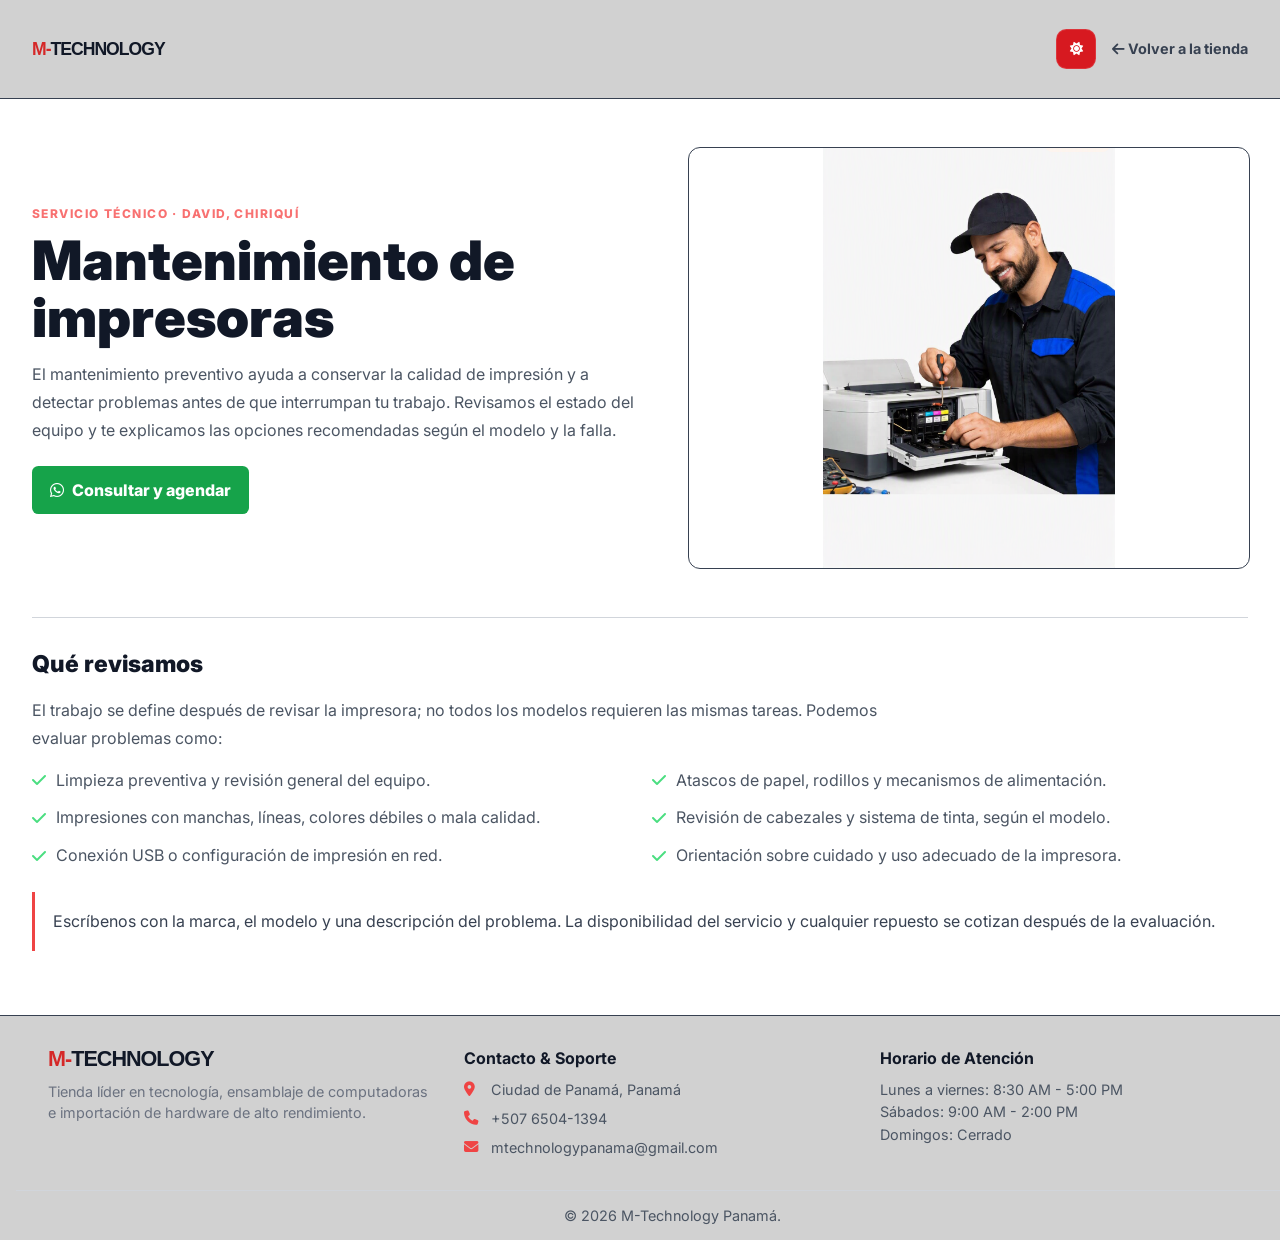
<file: mantenimiento-impresoras.html>
<!DOCTYPE html>
<html lang="es">
<head>
    <meta charset="UTF-8">
    <meta name="viewport" content="width=device-width, initial-scale=1.0">
    <meta name="description" content="Mantenimiento preventivo y diagnóstico de impresoras en David, Chiriquí. Consulta con M-Technology.">
    <title>Mantenimiento de impresoras | M-Technology</title>
    <link rel="icon" href="assets/logo-mark.png">
    <link rel="stylesheet" href="style.css">
    <link rel="stylesheet" href="service-pages.css">
    <link rel="stylesheet" href="https://cdnjs.cloudflare.com/ajax/libs/font-awesome/6.4.0/css/all.min.css">
    <script src="theme.js" defer></script>
</head>
<body class="service-site light-theme">
    <header class="service-header">
        <a href="index.html" aria-label="M-Technology, ir al inicio"><span class="brand-wordmark"><span class="brand-mark">M-</span>TECHNOLOGY</span></a>
        <button class="theme-toggle service-theme-toggle" data-theme-toggle type="button" onclick="toggleTheme()" aria-label="Cambiar a modo oscuro" aria-pressed="true" title="Cambiar a modo oscuro"><i class="fa-solid fa-sun" aria-hidden="true"></i></button>
        <a class="service-home-link" href="index.html"><i class="fa-solid fa-arrow-left"></i> Volver a la tienda</a>
    </header>
    <main class="service-main">
        <section class="service-hero">
            <div class="service-intro">
                <span class="service-eyebrow">Servicio técnico · David, Chiriquí</span>
                <h1>Mantenimiento de impresoras</h1>
                <p>El mantenimiento preventivo ayuda a conservar la calidad de impresión y a detectar problemas antes de que interrumpan tu trabajo. Revisamos el estado del equipo y te explicamos las opciones recomendadas según el modelo y la falla.</p>
                <a class="service-cta" href="https://wa.me/50765041394?text=Hola%2C%20quiero%20agendar%20mantenimiento%20para%20mi%20impresora" target="_blank" rel="noopener"><i class="fa-brands fa-whatsapp"></i> Consultar y agendar</a>
            </div>
            <img class="service-hero-image service-hero-image-full" src="assets/tec2.png" alt="Revisión técnica de una impresora" fetchpriority="high">
        </section>
        <section class="service-detail">
            <h2>Qué revisamos</h2>
            <p>El trabajo se define después de revisar la impresora; no todos los modelos requieren las mismas tareas. Podemos evaluar problemas como:</p>
            <ul class="service-list">
                <li><i class="fa-solid fa-check"></i><span>Limpieza preventiva y revisión general del equipo.</span></li>
                <li><i class="fa-solid fa-check"></i><span>Atascos de papel, rodillos y mecanismos de alimentación.</span></li>
                <li><i class="fa-solid fa-check"></i><span>Impresiones con manchas, líneas, colores débiles o mala calidad.</span></li>
                <li><i class="fa-solid fa-check"></i><span>Revisión de cabezales y sistema de tinta, según el modelo.</span></li>
                <li><i class="fa-solid fa-check"></i><span>Conexión USB o configuración de impresión en red.</span></li>
                <li><i class="fa-solid fa-check"></i><span>Orientación sobre cuidado y uso adecuado de la impresora.</span></li>
            </ul>
            <div class="service-note">Escríbenos con la marca, el modelo y una descripción del problema. La disponibilidad del servicio y cualquier repuesto se cotizan después de la evaluación.</div>
        </section>
    </main>
    <footer class="service-footer" aria-label="Información de M-Technology">
        <div class="service-footer-grid">
            <div class="service-footer-brand">
                <a href="index.html" aria-label="M-Technology, ir al inicio"><span class="brand-wordmark"><span class="brand-mark">M-</span>TECHNOLOGY</span></a>
                <p>Tienda líder en tecnología, ensamblaje de computadoras e importación de hardware de alto rendimiento.</p>
            </div>
            <section class="service-footer-section">
                <h2>Contacto &amp; Soporte</h2>
                <ul class="service-footer-list">
                    <li><i class="fa-solid fa-location-dot" aria-hidden="true"></i><span>Ciudad de Panamá, Panamá</span></li>
                    <li><i class="fa-solid fa-phone" aria-hidden="true"></i><a href="tel:+50765041394">+507 6504-1394</a></li>
                    <li><i class="fa-solid fa-envelope" aria-hidden="true"></i><a href="mailto:mtechnologypanama@gmail.com">mtechnologypanama@gmail.com</a></li>
                </ul>
            </section>
            <section class="service-footer-section">
                <h2>Horario de Atención</h2>
                <p>Lunes a viernes: 8:30 AM - 5:00 PM<br>Sábados: 9:00 AM - 2:00 PM<br>Domingos: Cerrado</p>
            </section>
        </div>
        <div class="service-footer-copy">&copy; 2026 M-Technology Panamá.</div>
    </footer>
</body>
</html>
</file>
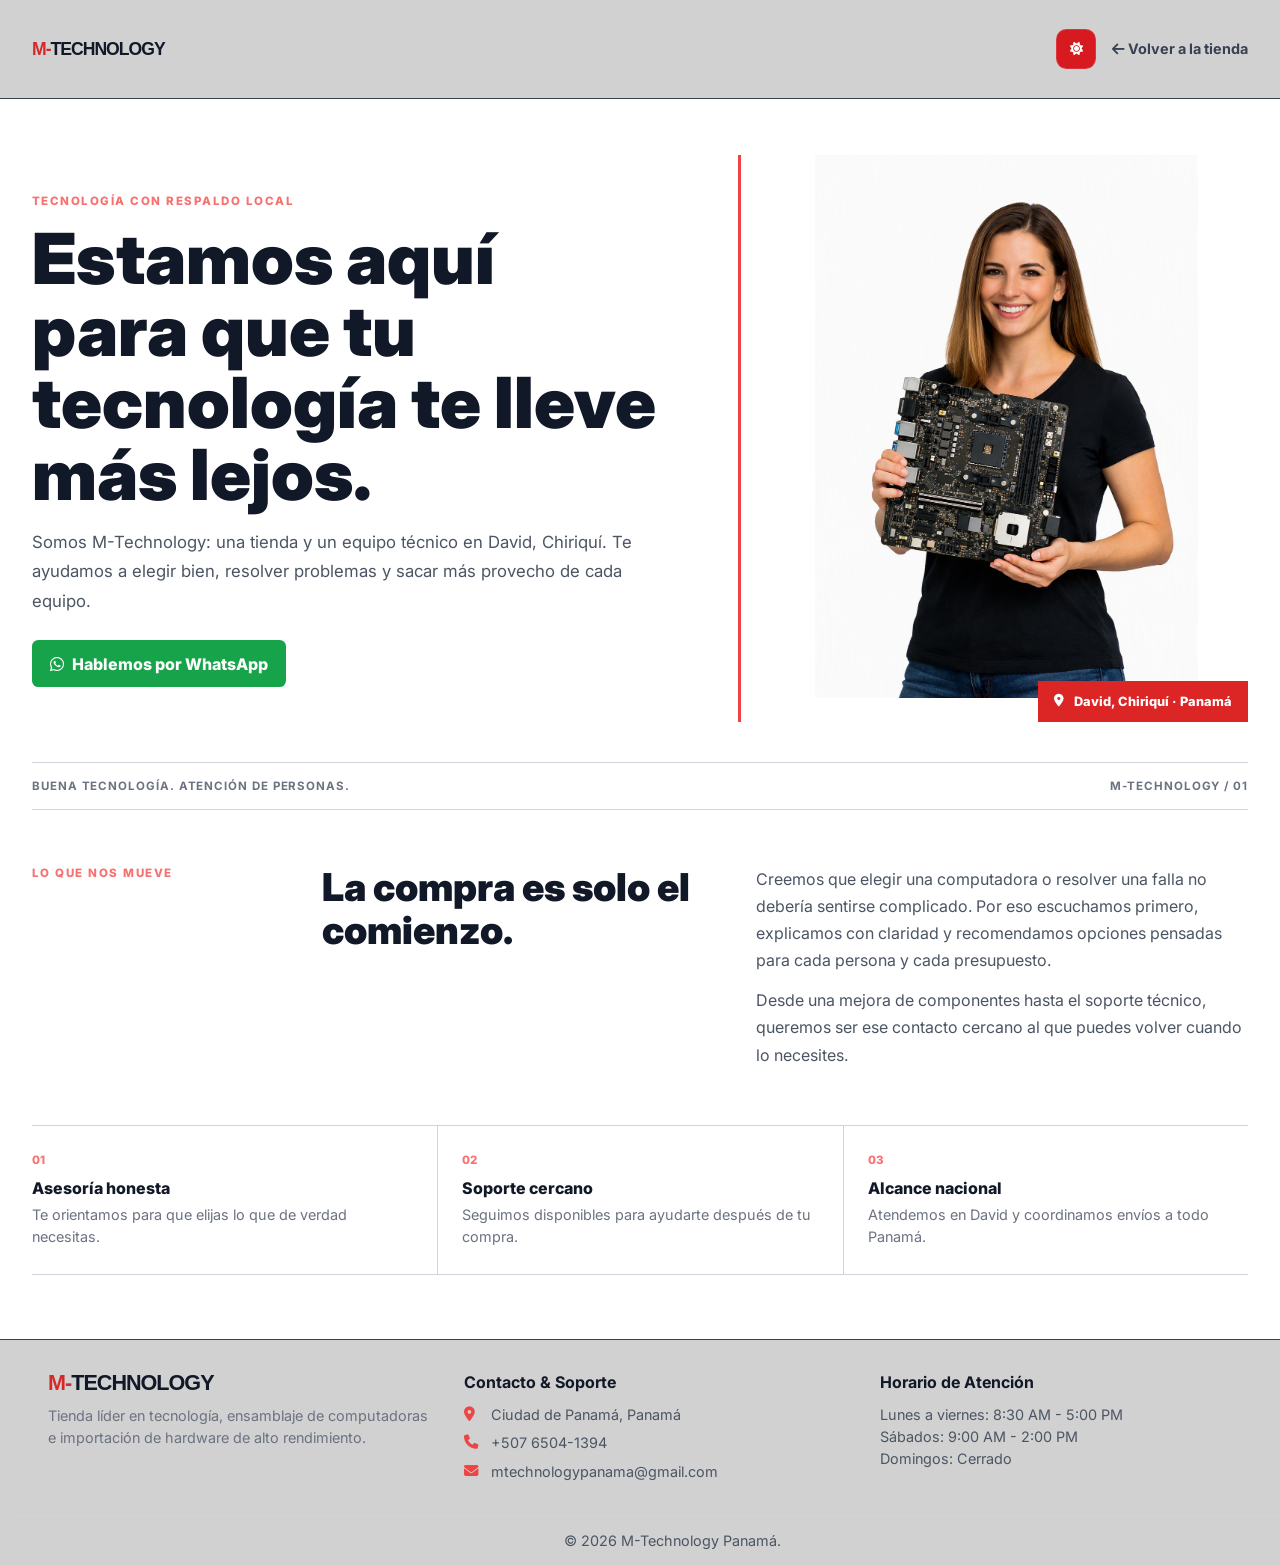
<file: quienes-somos.html>
<!DOCTYPE html>
<html lang="es">
<head>
    <meta charset="UTF-8">
    <meta name="viewport" content="width=device-width, initial-scale=1.0">
    <meta name="description" content="Conoce M-Technology, tienda de tecnología y servicio técnico en David, Chiriquí, Panamá.">
    <title>Quiénes somos | M-Technology</title>
    <link rel="icon" href="assets/logo-mark.png">
    <link rel="stylesheet" href="style.css">
    <link rel="stylesheet" href="service-pages.css">
    <link rel="stylesheet" href="https://cdnjs.cloudflare.com/ajax/libs/font-awesome/6.4.0/css/all.min.css">
    <script src="theme.js" defer></script>
</head>
<body class="service-site light-theme">
    <header class="service-header">
        <a href="index.html" aria-label="M-Technology, ir al inicio"><span class="brand-wordmark"><span class="brand-mark">M-</span>TECHNOLOGY</span></a>
        <button class="theme-toggle service-theme-toggle" data-theme-toggle type="button" onclick="toggleTheme()" aria-label="Cambiar a modo oscuro" aria-pressed="true" title="Cambiar a modo oscuro"><i class="fa-solid fa-sun" aria-hidden="true"></i></button>
        <a class="service-home-link" href="index.html"><i class="fa-solid fa-arrow-left"></i> Volver a la tienda</a>
    </header>
    <main class="service-main about-main">
        <section class="about-hero" aria-labelledby="aboutTitle">
            <div class="about-hero-copy">
                <span class="about-kicker">Tecnología con respaldo local</span>
                <h1 id="aboutTitle">Estamos aquí para que tu tecnología te lleve más lejos.</h1>
                <p>Somos M-Technology: una tienda y un equipo técnico en David, Chiriquí. Te ayudamos a elegir bien, resolver problemas y sacar más provecho de cada equipo.</p>
                <a class="about-cta" href="https://wa.me/50765041394?text=Hola%2C%20quiero%20conocer%20m%C3%A1s%20sobre%20M-Technology" target="_blank" rel="noopener"><i class="fa-brands fa-whatsapp" aria-hidden="true"></i> Hablemos por WhatsApp</a>
            </div>
            <figure class="about-hero-visual">
                <img src="assets/tec1.png" alt="Tecnología y equipo de M-Technology" fetchpriority="high">
                <figcaption><i class="fa-solid fa-location-dot" aria-hidden="true"></i> David, Chiriquí · Panamá</figcaption>
            </figure>
        </section>
        <div class="about-divider"><span>Buena tecnología. Atención de personas.</span><span>M-TECHNOLOGY / 01</span></div>
        <section class="about-story" aria-labelledby="aboutStoryTitle">
            <span class="about-section-label">LO QUE NOS MUEVE</span>
            <div class="about-story-heading"><h2 id="aboutStoryTitle">La compra es solo el comienzo.</h2></div>
            <div class="about-story-copy">
                <p>Creemos que elegir una computadora o resolver una falla no debería sentirse complicado. Por eso escuchamos primero, explicamos con claridad y recomendamos opciones pensadas para cada persona y cada presupuesto.</p>
                <p>Desde una mejora de componentes hasta el soporte técnico, queremos ser ese contacto cercano al que puedes volver cuando lo necesites.</p>
            </div>
        </section>
        <section class="about-pillars" aria-label="Lo que puedes esperar de M-Technology">
            <article><span>01</span><h3>Asesoría honesta</h3><p>Te orientamos para que elijas lo que de verdad necesitas.</p></article>
            <article><span>02</span><h3>Soporte cercano</h3><p>Seguimos disponibles para ayudarte después de tu compra.</p></article>
            <article><span>03</span><h3>Alcance nacional</h3><p>Atendemos en David y coordinamos envíos a todo Panamá.</p></article>
        </section>
    </main>
    <footer class="service-footer" aria-label="Información de M-Technology">
        <div class="service-footer-grid">
            <div class="service-footer-brand">
                <a href="index.html" aria-label="M-Technology, ir al inicio"><span class="brand-wordmark"><span class="brand-mark">M-</span>TECHNOLOGY</span></a>
                <p>Tienda líder en tecnología, ensamblaje de computadoras e importación de hardware de alto rendimiento.</p>
            </div>
            <section class="service-footer-section">
                <h2>Contacto &amp; Soporte</h2>
                <ul class="service-footer-list">
                    <li><i class="fa-solid fa-location-dot" aria-hidden="true"></i><span>Ciudad de Panamá, Panamá</span></li>
                    <li><i class="fa-solid fa-phone" aria-hidden="true"></i><a href="tel:+50765041394">+507 6504-1394</a></li>
                    <li><i class="fa-solid fa-envelope" aria-hidden="true"></i><a href="mailto:mtechnologypanama@gmail.com">mtechnologypanama@gmail.com</a></li>
                </ul>
            </section>
            <section class="service-footer-section">
                <h2>Horario de Atención</h2>
                <p>Lunes a viernes: 8:30 AM - 5:00 PM<br>Sábados: 9:00 AM - 2:00 PM<br>Domingos: Cerrado</p>
            </section>
        </div>
        <div class="service-footer-copy">&copy; 2026 M-Technology Panamá.</div>
    </footer>
</body>
</html>
</file>
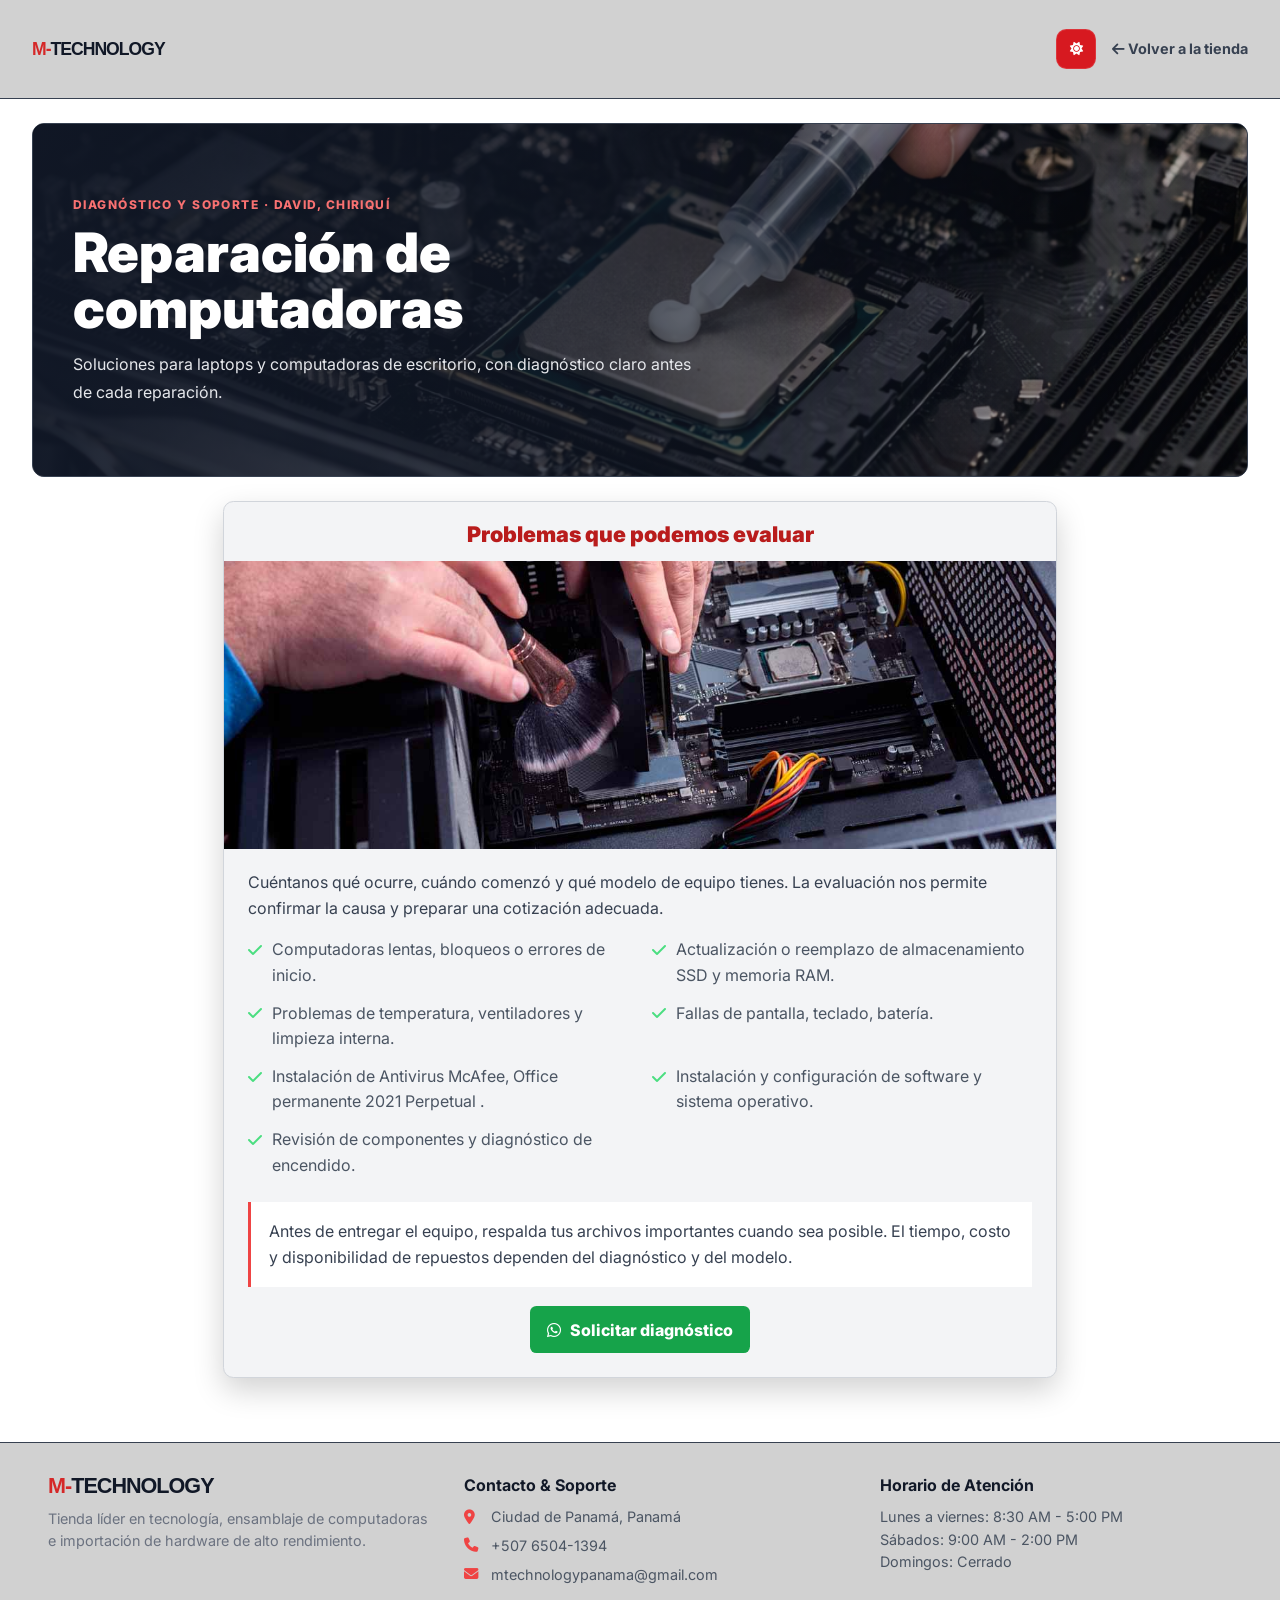
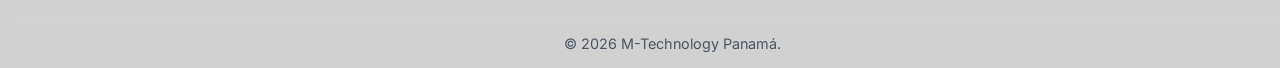
<file: reparacion-computadoras.html>
<!DOCTYPE html>
<html lang="es">
<head>
    <meta charset="UTF-8">
    <meta name="viewport" content="width=device-width, initial-scale=1.0">
    <meta name="description" content="Diagnóstico y reparación de computadoras y laptops en David, Chiriquí. Contacta a M-Technology.">
    <title>Reparación de computadoras | M-Technology</title>
    <link rel="icon" href="assets/logo-mark.png">
    <link rel="stylesheet" href="style.css">
    <link rel="stylesheet" href="service-pages.css">
    <link rel="stylesheet" href="https://cdnjs.cloudflare.com/ajax/libs/font-awesome/6.4.0/css/all.min.css">
    <script src="theme.js" defer></script>
</head>
<body class="service-site light-theme">
    <header class="service-header">
        <a href="index.html" aria-label="M-Technology, ir al inicio"><span class="brand-wordmark"><span class="brand-mark">M-</span>TECHNOLOGY</span></a>
        <button class="theme-toggle service-theme-toggle" data-theme-toggle type="button" onclick="toggleTheme()" aria-label="Cambiar a modo oscuro" aria-pressed="true" title="Cambiar a modo oscuro"><i class="fa-solid fa-sun" aria-hidden="true"></i></button>
        <a class="service-home-link" href="index.html"><i class="fa-solid fa-arrow-left"></i> Volver a la tienda</a>
    </header>
    <main class="service-main repair-main">
        <section class="repair-banner" aria-labelledby="repairTitle">
            <img class="repair-banner-image" src="assets/repa.png" alt="" fetchpriority="high">
            <div class="repair-banner-shade"></div>
            <div class="repair-banner-copy">
                <span class="service-eyebrow">Diagnóstico y soporte · David, Chiriquí</span>
                <h1 id="repairTitle">Reparación de computadoras</h1>
                <p>Soluciones para laptops y computadoras de escritorio, con diagnóstico claro antes de cada reparación.</p>
            </div>
        </section>
        <section class="repair-service-card" aria-labelledby="repairServicesTitle">
            <h2 id="repairServicesTitle">Problemas que podemos evaluar</h2>
            <img class="repair-service-image" src="assets/ordenador.jpg" alt="Revisión técnica de una computadora" loading="lazy">
            <div class="repair-service-body">
                <p>Cuéntanos qué ocurre, cuándo comenzó y qué modelo de equipo tienes. La evaluación nos permite confirmar la causa y preparar una cotización adecuada.</p>
                <ul class="service-list">
                    <li><i class="fa-solid fa-check"></i><span>Computadoras lentas, bloqueos o errores de inicio.</span></li>
                    <li><i class="fa-solid fa-check"></i><span>Actualización o reemplazo de almacenamiento SSD y memoria RAM.</span></li>
                    <li><i class="fa-solid fa-check"></i><span>Problemas de temperatura, ventiladores y limpieza interna.</span></li>
                    <li><i class="fa-solid fa-check"></i><span>Fallas de pantalla, teclado, batería.</span></li>
                    <li><i class="fa-solid fa-check"></i><span>Instalación de Antivirus McAfee, Office permanente 2021 Perpetual .</span></li>
                    <li><i class="fa-solid fa-check"></i><span>Instalación y configuración de software y sistema operativo.</span></li>
                    <li><i class="fa-solid fa-check"></i><span>Revisión de componentes y diagnóstico de encendido.</span></li>
                </ul>
                <div class="service-note">Antes de entregar el equipo, respalda tus archivos importantes cuando sea posible. El tiempo, costo y disponibilidad de repuestos dependen del diagnóstico y del modelo.</div>
                <a class="service-cta" href="https://wa.me/50765041394?text=Hola%2C%20necesito%20ayuda%20con%20la%20reparaci%C3%B3n%20de%20una%20computadora" target="_blank" rel="noopener"><i class="fa-brands fa-whatsapp"></i> Solicitar diagnóstico</a>
            </div>
        </section>
    </main>
    <footer class="service-footer" aria-label="Información de M-Technology">
        <div class="service-footer-grid">
            <div class="service-footer-brand">
                <a href="index.html" aria-label="M-Technology, ir al inicio"><span class="brand-wordmark"><span class="brand-mark">M-</span>TECHNOLOGY</span></a>
                <p>Tienda líder en tecnología, ensamblaje de computadoras e importación de hardware de alto rendimiento.</p>
            </div>
            <section class="service-footer-section">
                <h2>Contacto &amp; Soporte</h2>
                <ul class="service-footer-list">
                    <li><i class="fa-solid fa-location-dot" aria-hidden="true"></i><span>Ciudad de Panamá, Panamá</span></li>
                    <li><i class="fa-solid fa-phone" aria-hidden="true"></i><a href="tel:+50765041394">+507 6504-1394</a></li>
                    <li><i class="fa-solid fa-envelope" aria-hidden="true"></i><a href="mailto:mtechnologypanama@gmail.com">mtechnologypanama@gmail.com</a></li>
                </ul>
            </section>
            <section class="service-footer-section">
                <h2>Horario de Atención</h2>
                <p>Lunes a viernes: 8:30 AM - 5:00 PM<br>Sábados: 9:00 AM - 2:00 PM<br>Domingos: Cerrado</p>
            </section>
        </div>
        <div class="service-footer-copy">&copy; 2026 M-Technology Panamá.</div>
    </footer>
</body>
</html>
</file>
<file: style.css>
@import url('https://fonts.googleapis.com/css2?family=Inter:wght@300;400;500;600;700&display=swap');
        body { font-family: 'Inter', sans-serif; }
  :root { --brand-red: #d71920; --brand-red-light: #ef4444; --brand-black: #09090b; --brand-charcoal: #18181b; --brand-line: #343438; }
  .theme-toggle { display: grid; width: 2.5rem; height: 2.5rem; flex: none; place-items: center; border: 1px solid rgba(255,255,255,.12); border-radius: .65rem; color: #fff; background: var(--brand-red); cursor: pointer; transition: filter .2s ease, transform .2s ease; }
  .theme-toggle:hover { filter: brightness(1.12); transform: translateY(-1px); }
  body.light-theme, body.light-theme.bg-gray-900 { background-color: #fff !important; color: #1f1f22 !important; }
  body.light-theme .bg-gray-900 { background-color: #fff !important; }
  body.light-theme .bg-gray-800 { background-color: rgba(0, 0, 0, .18) !important; }
  body.light-theme .laptop-card { background-color: #fff !important; }
  body.light-theme .quote-modal-panel { color:#18181b; background:#fff !important; border-color:#d4d4d8 !important; box-shadow:0 24px 70px rgba(0,0,0,.28); }
  body.light-theme .quote-modal-panel .text-white { color:#090909 !important; }
  body.light-theme .quote-modal-panel label { color:#52525b !important; }
  body.light-theme .quote-modal-panel button[onclick="toggleQuoteModal()"] { color:#52525b !important; }
  body.light-theme .quote-modal-panel input, body.light-theme .quote-modal-panel textarea { color:#18181b !important; background:#fff !important; border-color:#d4d4d8 !important; }
  .quote-success-overlay { position:fixed; inset:0; z-index:60; display:flex; align-items:center; justify-content:center; overflow-y:auto; padding:1rem; background:rgba(9,9,11,.72); backdrop-filter:blur(5px); }
  .quote-success-overlay[hidden] { display:none; }
  .quote-success-panel { position:relative; width:min(100%,27rem); max-height:calc(100dvh - 2rem); overflow-y:auto; padding:2rem 1.5rem 1.5rem; border:1px solid #e4e4e7; border-radius:.8rem; color:#18181b; background:#fff; box-shadow:0 24px 70px rgba(0,0,0,.3); text-align:center; animation:quoteSuccessPanelPop .45s cubic-bezier(.2,.8,.25,1.2) both; }
  .quote-success-close { position:absolute; top:.65rem; right:.8rem; width:2rem; height:2rem; border:0; color:#71717a; background:transparent; font-size:1.6rem; line-height:1; cursor:pointer; }
  .quote-success-icon { display:grid; width:4.25rem; height:4.25rem; place-items:center; margin:0 auto 1rem; border-radius:50%; color:#fff; background:#16a34a; font-size:1.8rem; animation:quoteSuccessCheckPop .7s cubic-bezier(.2,.8,.25,1.35) .08s both; }
  .quote-success-panel h2 { margin:0; color:#18181b; font-size:1.4rem; line-height:1.25; font-weight:800; }
  .quote-success-panel p { margin:.65rem 0 1.35rem; color:#52525b; font-size:.95rem; line-height:1.55; }
  .quote-success-button { width:100%; min-height:2.8rem; padding:.7rem 1rem; border:0; border-radius:.45rem; color:#fff; background:var(--brand-red); font-weight:800; cursor:pointer; }
  .quote-success-button:hover { background:#b31319; }
  body.light-theme .cart-modal-panel { color:#18181b; background:#fff !important; border-color:#d4d4d8 !important; }
  body.light-theme .cart-modal-panel .text-white:not([class*="bg-"]) { color:#18181b !important; }
  body.light-theme .cart-modal-panel .border-gray-700 { border-color:#e4e4e7 !important; }
  body.light-theme .cart-modal-panel button[onclick="toggleCartModal()"] { color:#52525b !important; }
  .cart-modal-panel { width:min(28rem,calc(100vw - 3rem)); min-width:0; height:100vh; height:100dvh; max-height:100dvh; margin-left:auto; padding:1.5rem; overflow:hidden; border-radius:.85rem 0 0 .85rem; }
  body.light-theme .bg-gray-700 { background-color: #e5e7eb !important; }
  body.light-theme [class~="bg-gray-800/80"] { background-color: rgba(255,255,255,.92) !important; }
  body.light-theme [class~="bg-gray-700/50"] { background-color: #f8fafc !important; }
  body.light-theme .border-gray-700, body.light-theme .border-gray-600 { border-color: #d1d5db !important; }
  body.light-theme .text-gray-100, body.light-theme .text-gray-200, body.light-theme .text-gray-300, body.light-theme .text-gray-400 { color: #4b5563 !important; }
  body.light-theme .text-white:not([class*="bg-"]) { color: #1f2937 !important; }
  body.light-theme .brand-wordmark { color: #111827; }
  body.light-theme #siteHeader button.bg-gray-700 { color: #1f2937 !important; }
  body.light-theme input:not([type="checkbox"]):not([type="radio"]), body.light-theme textarea { color: #1f2937 !important; background-color: #fff !important; border-color: #cbd5e1 !important; }
  body.light-theme .hero-carousel .text-white { color: #fff !important; }
  body.light-theme .hero-carousel .text-gray-300 { color: #e5e7eb !important; }
  body.light-theme .hero-overlay { background: linear-gradient(90deg, rgba(0,0,0,.82), rgba(0,0,0,.52) 55%, rgba(0,0,0,.18)); }
  body.light-theme .catalog-pagination { background: #fff; border-color: #111; }
  body.light-theme .product-benefits, body.light-theme .product-delivery { color: #374151; background: #fff; border-color: #d1d5db; }
  body.light-theme .product-benefits h2, body.light-theme .product-delivery>h2 { color: #111827; }
  body.light-theme .related-product { color: #1f2937; background: #fff; border-color: #d1d5db; }
  body.light-theme .related-product h3 { color: #1f2937; }
  body.light-theme #siteHeader { background-color: #fff !important; border-color: #e5e5e5 !important; }
  body.light-theme #siteHeader [onclick="toggleCartModal()"] { color: var(--brand-red) !important; }
  body.light-theme #siteHeader .quote-button { color: #fff !important; background: var(--brand-white) !important; border-color: var(--brand-red) !important; }
  .category-ribbon { width: 100vw; margin-left: calc(50% - 50vw); border: 0; border-radius: 0; background: var(--brand-red); }
  .category-ribbon>div { width: min(100%,85rem); margin: 0 auto; }
  .category-ribbon .cat-btn:not(.active) { color: #fff !important; background: transparent !important; }
  .category-ribbon .cat-btn:hover:not(.active) { background: #a81218 !important; }
  .category-ribbon .cat-btn.active { color: var(--brand-red) !important; background: #fff !important; }
  body.light-theme .category-ribbon input { color: #1f1f22 !important; background: #fff !important; border-color: #fca5a5 !important; }
  body.light-theme #catalogMain { color: #1f1f22; }
  body:not(.light-theme) .bg-gray-900 { background-color: var(--brand-black) !important; }
  body:not(.light-theme) .bg-gray-800 { background-color: var(--brand-charcoal) !important; }
  body:not(.light-theme) .bg-gray-700 { background-color: #242427 !important; }
  body:not(.light-theme) [class~="bg-gray-800/80"] { background-color: rgba(24,24,27,.94) !important; }
  body:not(.light-theme) .border-gray-700, body:not(.light-theme) .border-gray-600 { border-color: var(--brand-line) !important; }
  body [class~="text-blue-400"], body [class~="text-blue-500"] { color: var(--brand-red-light) !important; }
  body [class~="bg-blue-600"], body [class~="bg-blue-500"] { background-color: var(--brand-red) !important; }
  body [class~="bg-blue-500/20"] { background-color: rgba(215,25,32,.18) !important; }
  body [class~="hover:bg-blue-500"]:hover { background-color: #b31319 !important; }
  body [class~="border-blue-500"], body [class~="hover:border-blue-500"]:hover { border-color: var(--brand-red-light) !important; }
  body [class~="focus:ring-blue-500"]:focus { --tw-ring-color: rgba(215,25,32,.5) !important; }
  body [class~="text-yellow-400"] { color: #ff7100  !important; }
  body.light-theme .catalog-filters-header button, body.light-theme .catalog-filters input[type="checkbox"] { accent-color: var(--brand-red); }
  body.light-theme .catalog-filters-header button { color: var(--brand-red) !important; }
  body.light-theme .catalog-filters input[type="checkbox"] { accent-color: var(--brand-red); }
  .catalog-filters input[type="checkbox"] { accent-color: var(--brand-red); }
  .catalog-filters-header button { color: var(--brand-red); }
  .pagination-button:hover:not(:disabled) { border-color: var(--brand-red-light); }
  .pagination-button.is-active { border-color: var(--brand-red); box-shadow: inset 0 -2px var(--brand-red); }
  .home-benefit-icon,.home-benefit:nth-child(n) .home-benefit-icon { color: var(--brand-red); }
  .product-category-tag { color:#fff !important; background:var(--brand-red); box-shadow:0 2px 8px rgba(0,0,0,.18); }
  .product-price { position:relative; padding-left:.65rem; color:#242427 !important; }
  .product-price::before { position:absolute; top:.25rem; bottom:.25rem; left:0; width:3px; border-radius:3px; background:var(--brand-red); content:""; }
  body:not(.light-theme) .product-price { color:#fff !important; }
  .home-service-card:nth-child(2) .home-service-icon,.home-service-card:nth-child(3) .home-service-icon { color: var(--brand-red); }
  .product-action-cart,.product-action-quote { background: var(--brand-red); }
  .product-specs i,.product-benefits h2 i,.product-benefits li i { color: var(--brand-red-light); }
  .product-price-box strong,.product-price-box b { color: var(--brand-red); }
  .product-related-grid .related-product span,.product-related-grid .related-product strong { color: var(--brand-red-light); }
  body.light-theme .product-stock, body.light-theme .stock-status { color: #15803d; }
  body.light-theme .home-services-heading h2, body.light-theme .instagram-heading h2 { color: #18181b; }
  body.light-theme .home-services-heading p, body.light-theme .instagram-heading p { color: #52525b; }
        .laptop-brand-filter { transition: opacity .25s ease, transform .25s ease, background-color .25s ease; }
        .laptop-brand-filter.is-active { background: var(--brand-red); color: white; border-color: var(--brand-red-light); }
        .laptop-card { position: relative; transition: translate .22s ease, border-color .22s ease, box-shadow .22s ease; }
        .laptop-card:hover { translate: 0 -4px; box-shadow: 0 14px 26px rgba(0, 0, 0, .28); }
        .product-card-actions { display: grid; grid-template-columns: 1fr 1fr; gap: .6rem; max-height: 0; overflow: hidden; padding: 0 1rem; opacity: 0; transform: translateY(12px); pointer-events: none; transition: max-height .28s ease, padding .28s ease, opacity .28s ease, transform .28s ease; }
        .laptop-card > div:first-child > .h-48 { transition: height .28s ease; }
        .laptop-card:hover > div:first-child > .h-48, .laptop-card:focus-within > div:first-child > .h-48, .laptop-card.is-actions-visible > div:first-child > .h-48 { height: 8rem; }
        .laptop-card:hover .product-card-actions, .laptop-card:focus-within .product-card-actions, .laptop-card.is-actions-visible .product-card-actions { max-height: 4rem; padding: .55rem 1rem .7rem; opacity: 1; transform: translateY(0); pointer-events: auto; }
        .product-card-action { display: flex; min-width: 0; min-height: 2.75rem; align-items: center; justify-content: center; gap: .4rem; padding: .55rem .65rem; border: 0; border-radius: .5rem; color: #fff; font-size: .78rem; font-weight: 800; text-decoration: none; cursor: pointer; transition: filter .2s ease; }
        .product-card-action:hover { filter: brightness(1.1); }
        .product-card-whatsapp { background: #16a34a; }
        .product-card-cart { background: var(--brand-red); }
        @media (hover: none), (pointer: coarse) {
          .laptop-card:not(.is-actions-visible):hover > div:first-child > .h-48, .laptop-card:not(.is-actions-visible):focus-within > div:first-child > .h-48 { height: 12rem; }
          .laptop-card:not(.is-actions-visible):hover .product-card-actions, .laptop-card:not(.is-actions-visible):focus-within .product-card-actions { max-height: 0; padding: 0 1rem; opacity: 0; transform: translateY(12px); pointer-events: none; }
        }
        @media (prefers-reduced-motion: reduce) { .laptop-card, .product-card-actions, .laptop-card > div:first-child > .h-48 { transition: none; } }
        .product-modal-panel { max-height: min(92vh, 820px); }
        .product-modal-panel { scrollbar-color: #4b5563 #1f2937; }
        .product-modal { overflow: hidden; }
        .product-gallery-thumb { transition: border-color .2s ease, opacity .2s ease; }
        .product-gallery-thumb.is-active { border-color: var(--brand-red); opacity: 1; }
        #catalogo { position: relative; width: 100%; padding-bottom: 1.5rem; }
        .catalog-layout { display: grid; grid-template-columns: 15rem minmax(0, 1fr); gap: 1.5rem; align-items: start; }
        .catalog-filters { position: sticky; top: 8rem; max-height: calc(100vh - 9rem); overflow-y: auto; padding: 1.1rem; background: #f8fafc; color: #1f2937; border: 1px solid #dbe2ea; border-radius: .7rem; box-shadow: 0 8px 22px rgba(0, 0, 0, .12); scrollbar-color: #94a3b8 transparent; }
        .catalog-filters-header { display: flex; align-items: center; justify-content: space-between; gap: .5rem; padding-bottom: .9rem; border-bottom: 1px solid #e2e8f0; }
        .catalog-filters-header h3 { margin: 0; font-size: .95rem; font-weight: 800; }
        .catalog-filters-header button { padding: 0; border: 0; background: transparent; color: var(--brand-red); font-size: .68rem; font-weight: 700; cursor: pointer; }
        .availability-filter, .filter-option { display: flex; align-items: center; gap: .55rem; cursor: pointer; font-size: .78rem; }
        .availability-filter { padding: .9rem 0; font-weight: 700; }
        .catalog-filters input[type="checkbox"] { width: 1rem; height: 1rem; accent-color: var(--brand-red); }
        .filter-section { padding: .9rem 0; border-top: 1px solid #e2e8f0; }
        .filter-section h4 { margin: 0 0 .7rem; color: #111827; font-size: .82rem; font-weight: 800; text-transform: uppercase; letter-spacing: .04em; }
        .price-inputs { display: grid; grid-template-columns: 1fr auto 1fr; align-items: center; gap: .35rem; }
        .price-inputs input { min-width: 0; width: 100%; padding: .5rem .45rem; border: 1px solid #cbd5e1; border-radius: .35rem; background: #fff; color: #1f2937; font-size: .75rem; }
        .filter-options { display: grid; gap: .62rem; max-height: 13rem; overflow-y: auto; padding-right: .2rem; scrollbar-color: #94a3b8 transparent; }
        .filter-option span { flex: 1; overflow: hidden; text-overflow: ellipsis; white-space: nowrap; }
        .filter-option em { color: #6b7280; font-size: .72rem; font-style: normal; }
        .stock-status { display: inline-flex; align-items: center; gap: .35rem; color: #4ade80; font-size: .72rem; font-weight: 700; }
        .catalog-results { min-width: 0; }
        #productsGrid { grid-template-columns: repeat(3,minmax(0,1fr)); }
        .catalog-heading { gap:1rem; flex-wrap:wrap; }
        .catalog-pagination { position: sticky; bottom: 0; z-index: 20; display: none; width: 100%; max-width: none; margin: 1.5rem 0 0; padding: .7rem 0; background: #fff; border-top: 1px solid #111; border-radius: 0; box-shadow: 0 -6px 16px rgba(0,0,0,.08); backdrop-filter: none; }
        .catalog-pagination.is-floating { position: sticky; left: auto; right: auto; bottom: 0; width: 100%; margin: 1.5rem 0 0; border-radius: 0; }
        .catalog-pagination.is-visible { display: block; }
        .catalog-pagination-inner { display: flex; align-items: center; justify-content: center; gap: .4rem; margin: 0 auto; }
        .pagination-button { display: inline-flex; min-width: 2.6rem; height: 2.6rem; align-items: center; justify-content: center; padding: 0 .7rem; border: 1px solid #111; border-radius: .5rem; background: #fff; color: #111; font-size: .9rem; line-height: 1; font-weight: 700; cursor: pointer; transition: background-color .2s ease, border-color .2s ease, color .2s ease; }
        .pagination-button:hover:not(:disabled) { background: #f1f1f1; border-color: #000; color: #000; }
        .pagination-button.is-active { background: #fff; border: 2px solid #000; color: #000; box-shadow: inset 0 -3px #111; }
        .pagination-button:disabled { cursor: not-allowed; opacity: .35; }
        .pagination-arrow { color: #111; }
        .pagination-ellipsis { width: 1.2rem; color: #111; text-align: center; letter-spacing: .12rem; }


.brand-name{font-family:'Montserrat',sans-serif; 
  font-weight:800; 
  font-size:17px; 
  letter-spacing:.3px;}


  .brand-name b{color:var(--red);}
nav.main-nav{display:flex; gap:6px;}
nav.main-nav a{
  position:relative; 
  padding:9px 14px; 
  border-radius:8px; 
  font-weight:600; 
  font-size:14px; 
  text-decoration:none; 
  color:rgba(255,255,255,.78);
  transition:all .2s;
}

#page-loader{
  position:fixed;
  inset:0;
  z-index:9999;
  display:flex;
  flex-direction:column;
  align-items:center;
  justify-content:center;
  gap:18px;
  background:#0b0f14;
  transition:opacity .5s ease, visibility .5s ease;
}

#page-loader.is-hidden{opacity:0; visibility:hidden; pointer-events:none;}

#page-loader img{
  width:96px;
  height:96px;
  object-fit:contain;
  animation:loaderFloat 1.8s ease-in-out infinite;
  filter:drop-shadow(0 0 10px rgba(213,40,40,.75));
}

.brand-wordmark{
  color:#f4f4f5;
  font-family:Arial, sans-serif;
  font-size:20px;
  font-weight:900;
  letter-spacing:-1px;
  line-height:1;
  white-space:nowrap;
}

.brand-wordmark .brand-mark{color:#d52828;}
.loader-bar-wrap{width:164px; height:3px; overflow:hidden; background:rgba(255,255,255,.14); border-radius:3px;}
.loader-bar{width:40%; height:100%; background:#e43b32; border-radius:3px; animation:loaderSlide 1.1s ease-in-out infinite;}

@keyframes loaderFloat{
  0%,100%{transform:translateY(0); filter:drop-shadow(0 0 8px rgba(213,40,40,.55));}
  50%{transform:translateY(-14px); filter:drop-shadow(0 0 18px rgba(213,40,40,1));}
}

@keyframes loaderSlide{from{transform:translateX(-120%);}to{transform:translateX(360%);}}
@keyframes quoteSuccessPanelPop{from{opacity:0; transform:translateY(1rem) scale(.94);}to{opacity:1; transform:translateY(0) scale(1);}}
@keyframes quoteSuccessCheckPop{0%{opacity:0; transform:scale(.35) rotate(-15deg);}65%{opacity:1; transform:scale(1.16) rotate(5deg);}100%{opacity:1; transform:scale(1) rotate(0);}}
.product-page{animation:productPageIn .35s ease both;}
@keyframes productPageIn{from{opacity:0; transform:translateY(16px);}to{opacity:1; transform:translateY(0);}}
.product-gallery-thumb{transition:border-color .2s ease, opacity .2s ease;}
.product-gallery-thumb.is-active{border-color:var(--brand-red); opacity:1;}

.hero-carousel{width:min(calc(100% - 2rem),75rem); aspect-ratio:2.15 / 1; min-height:0; margin:2rem auto 1.5rem; isolation:isolate; overflow:hidden; background:#101827; border:1px solid #374151; border-radius:.65rem;}
.hero-content{min-height:100%; display:flex; align-items:center;}
.hero-slides,.hero-slide,.hero-overlay{position:absolute; inset:0; width:100%; height:100%;}
.hero-slides{z-index:0; background:#101827;}
.hero-slide{object-fit:contain; object-position:center; opacity:0; transition:opacity .8s ease;}
.hero-slide.is-active{opacity:1;}
.hero-overlay{z-index:1; background:linear-gradient(90deg, rgba(0,0,0,.82), rgba(0,0,0,.52) 55%, rgba(0,0,0,.18));}
.hero-eyebrow{display:inline-block; padding:.4rem .75rem; color:#fff; background:var(--brand-red); border-radius:999px; font-size:.7rem; font-weight:900; letter-spacing:.04em; text-transform:uppercase;}
.hero-title{margin:.9rem 0 0; color:#fff; font-size:3rem; line-height:1.02; font-weight:900;}
.hero-title span{color:#ef4444;}
.hero-description{max-width:31rem; margin:.75rem 0 0; color:#e5e7eb; font-size:1rem; line-height:1.6;}
.hero-cta{display:inline-flex; align-items:center; gap:.5rem; margin-top:1.4rem; padding:.9rem 1.2rem; color:#fff; background:#dc2626; border-radius:.4rem; font-weight:800; text-decoration:none; transition:background-color .2s ease, transform .2s ease;}
.hero-cta:hover{transform:translateY(-2px); background:#b91c1c;}

.product-detail-shell{display:flex; flex-direction:column; gap:1.5rem;}
.product-detail-main{display:grid; grid-template-columns:minmax(0,1.05fr) minmax(22rem,.95fr); gap:2rem; padding:1.5rem; background:#f8fafc; color:#111827; border:1px solid #dbe2ea; border-radius:1rem; box-shadow:0 12px 30px rgba(0,0,0,.16);}
.product-detail-image{height:min(36rem,58vw); min-height:22rem; overflow:hidden; display:flex; align-items:center; justify-content:center; background:#fff; border-radius:.75rem; border:1px solid #e2e8f0;}
.product-detail-image img{width:100%; height:100%; object-fit:contain;}
.product-detail-thumbs{display:grid; grid-template-columns:repeat(4,1fr); gap:.65rem; margin-top:.7rem;}
.product-detail-thumbs .product-gallery-thumb{background:#fff; border-color:#dbe2ea; opacity:.72;}
.product-detail-thumbs .product-gallery-thumb.is-active{border-color:var(--brand-red); opacity:1;}
.product-detail-thumbs img{width:100%; height:100%; object-fit:contain;}
.product-detail-info{display:flex; flex-direction:column; justify-content:center;}
.product-detail-info h1{margin:.55rem 0 0; color:#111827; font-size:clamp(1.65rem,3vw,2.7rem); line-height:1.08; font-weight:900;}
.product-description{margin-top:1.25rem; color:#4b5563; line-height:1.7;}
.product-specs{margin-top:1rem; color:#64748b; font-size:.9rem;}
.product-specs i{margin-right:.5rem; color:var(--brand-red);}
.product-stock,.product-order{margin-top:.75rem; font-size:.9rem; font-weight:700;}
.product-stock{color:#16a34a;}.product-order{color:#ca8a04;}
.product-price-box{display:flex; flex-direction:column; gap:.35rem; margin-top:1.25rem; padding:1rem; color:#64748b; background:#eef2f7; border:1px solid #dbe2ea; border-radius:.7rem;}
.product-price-box strong{color:var(--brand-red); font-size:2rem;}.product-price-box b{padding-top:.55rem; margin-top:.35rem; color:#111827; border-top:1px solid #cbd5e1; font-size:1.2rem;}
.product-action-row{display:grid; grid-template-columns:1fr 1fr; gap:.65rem;}
.product-action{display:flex; align-items:center; justify-content:center; gap:.5rem; width:100%; margin-top:.75rem; padding:.85rem 1rem; border-radius:.55rem; color:#fff; font-weight:800; text-decoration:none; transition:filter .2s ease;}
.product-action:hover{filter:brightness(1.1);}.product-action-cart,.product-action-quote{border:0; background:var(--brand-red); cursor:pointer;}.product-action-whatsapp{background:#22c55e;}
.product-benefits,.product-delivery{padding:1.35rem 1.5rem; color:#e5e7eb; background:#1f2937; border:1px solid #374151; border-radius:.9rem;}
.product-benefits h2,.product-delivery>h2{margin:0 0 1rem; color:#fff; font-size:1.15rem; font-weight:800;}.product-benefits h2 i{margin-right:.55rem; color:var(--brand-red-light);}
.product-benefits ul{display:grid; 
  grid-template-columns:repeat(2,minmax(0,1fr)); gap:.75rem 2rem; 
  margin:0; padding:0; 
  list-style:none;
}.product-benefits li{color:#000000;}
.product-benefits li i{margin-right:.5rem; 
  color:#4ade80;}
.delivery-grid{display:grid; grid-template-columns:repeat(2,minmax(0,1fr)); gap:1rem;}.delivery-card{padding:1.15rem; color:#d1d5db; background:#f3f4f6; border-radius:.65rem;}.delivery-card h3{margin:0 0 .9rem; color:#111827; font-size:1rem; font-weight:800;}.delivery-card h3 i{margin-right:.5rem; color:#ef4444;}.delivery-card p{display:flex; gap:.55rem; margin:0; color:#1f2937; line-height:1.5;}.delivery-card p i{padding-top:.25rem; color:#16a34a;}.delivery-note{display:flex; gap:.7rem; align-items:flex-start; margin-top:1rem; padding-top:1rem; border-top:1px dashed #cbd5e1; color:#64748b; font-size:.82rem; line-height:1.5;}.delivery-note i{padding-top:.15rem; color:#ef4444;}.delivery-card a{display:inline-flex; margin-top:1rem; color:#d71920; font-weight:800; text-decoration:none;}.delivery-card a:hover{text-decoration:underline;}
.product-related{padding-top:.4rem;}.product-section-heading{display:flex; align-items:end; justify-content:space-between; gap:1rem; margin-bottom:1rem; color:#fff; font-size:1.35rem; font-weight:800;}.product-related-grid{display:grid; grid-template-columns:repeat(5,minmax(0,1fr)); gap:1rem; overflow:hidden;}.related-product{overflow:hidden; color:#fff; background:#1f2937; border:1px solid #374151; border-radius:.65rem; cursor:pointer; transition:transform .2s ease,border-color .2s ease;}.related-product:hover{transform:translateY(-3px); border-color:#d71920;}.related-product img{width:100%; height:9rem; object-fit:contain; background:#f8fafc;}.related-product div{padding:.75rem;}.related-product span{color:#ef4444; font-size:.68rem; text-transform:uppercase;}.related-product h3{display:-webkit-box; overflow:hidden; margin:.35rem 0; font-size:.82rem; line-height:1.25; -webkit-box-orient:vertical; -webkit-line-clamp:3; line-clamp:3;}.related-product strong{color:#ef4444;}

.home-benefits{display:grid; grid-template-columns:repeat(4,minmax(0,1fr)); margin:0 0 4rem; overflow:hidden; color:#111827; background:#e5e7eb; border-radius:.75rem;}
.home-benefit{display:flex; min-height:6.3rem; flex-direction:column; align-items:center; justify-content:center; gap:.38rem; padding:.8rem .55rem; text-align:center;}
.home-benefit-icon{display:grid; width:2.35rem; height:2.35rem; place-items:center; margin-bottom:.1rem; color:var(--brand-red); background:#fff; border-radius:50%; box-shadow:0 2px 8px rgba(0,0,0,.08);}
.home-benefit strong{font-size:.76rem; font-weight:800;}.home-benefit>span:last-child{color:#6b7280; font-size:.66rem;}
.home-services{margin:0 0 4rem;}
.home-services-heading{max-width:42rem; margin:0 auto 1.7rem; text-align:center;}
.home-services-heading h2{margin:0; color:#f3f4f6; font-size:clamp(1.55rem,3vw,2.2rem); line-height:1.2; font-weight:900;}
.home-services-heading h2 span{color:#ef4444;}.home-services-heading p{max-width:33rem; margin:.7rem auto 0; color:#9ca3af; font-size:.88rem; line-height:1.65;}
.home-services-grid{display:grid; grid-template-columns:repeat(3,minmax(0,1fr)); gap:1rem;}
.home-service-card{position:relative; display:flex; min-width:0; flex-direction:column; overflow:hidden; color:#111827; background:#fff; border:1px solid #374151; border-radius:.65rem; box-shadow:0 8px 22px rgba(0,0,0,.2); text-decoration:none; transition:transform .2s ease,border-color .2s ease,box-shadow .2s ease;}
.home-service-card:hover{transform:translateY(-4px); border-color:#ef4444; box-shadow:0 14px 28px rgba(0,0,0,.3);}
.home-service-card>img{display:block; width:100%; aspect-ratio:1 / 1.12; object-fit:cover; object-position:center top; background:#e5e7eb;}
.home-service-icon{position:relative; display:grid; width:2.65rem; height:2.65rem; place-items:center; align-self:center; margin-top:-1.3rem; color:var(--brand-red); background:#fff; border:3px solid #fff; border-radius:50%;}
.home-service-copy{flex:1; padding:.25rem 1rem 1.1rem; text-align:center;}
.home-service-copy h3{margin:.4rem 0; font-size:1rem; font-weight:900;}.home-service-copy p{min-height:2.5rem; margin:0; color:#6b7280; font-size:.78rem; line-height:1.5;}
.home-service-copy strong{display:inline-flex; align-items:center; gap:.35rem; margin-top:.65rem; color:#dc2626; font-size:.78rem;}.home-service-copy strong i{font-size:.68rem; transition:transform .2s ease;}.home-service-card:hover .home-service-copy strong i{transform:translateX(3px);}
.instagram-section{margin:1rem 0 3rem;}
.instagram-heading{margin:0 auto 2rem; text-align:center;}
.instagram-heading h2{margin:0; color:#f9fafb; font-size:clamp(2rem,4vw,2.8rem); line-height:1.1; font-weight:900;}
.instagram-heading p{margin:.8rem 0 0; color:#9ca3af; font-size:.95rem;}
.instagram-heading a{color:#ef4444; font-weight:700; text-decoration:none;}
.instagram-heading a:hover{text-decoration:underline;}
.instagram-gallery{display:grid; grid-template-columns:repeat(3,minmax(0,1fr)); gap:.65rem; max-width:74rem; margin:0 auto;}
.instagram-tile{position:relative; display:block; overflow:hidden; aspect-ratio:1; background:#1f2937; border-radius:.35rem;}
.instagram-tile img{display:block; width:100%; height:100%; object-fit:cover; transition:transform .35s ease;}
.instagram-tile-overlay{position:absolute; inset:0; display:grid; place-items:center; color:#fff; background:rgba(0,0,0,.38); font-size:2.2rem; opacity:0; transition:opacity .25s ease;}
.instagram-tile:hover img,.instagram-tile:focus-visible img{transform:scale(1.045);}
.instagram-tile:hover .instagram-tile-overlay,.instagram-tile:focus-visible .instagram-tile-overlay{opacity:1;}
body.light-theme .instagram-heading h2{color:#1f2937;}
body.light-theme .instagram-heading p{color:#6b7280;}
.visit-section{margin:1.5rem 0 3rem; padding-top:2.25rem; border-top:1px solid #e5e7eb;}
.visit-heading{margin:0 auto 1.4rem; text-align:center;}
.visit-kicker{color:var(--brand-red); font-size:.72rem; font-weight:800; text-transform:uppercase;}
.visit-heading h2{margin:.5rem 0; color:#18181b; font-size:clamp(1.8rem,4vw,2.65rem); line-height:1.1; font-weight:900;}
.visit-heading h2 span{color:var(--brand-red);}
.visit-heading p{margin:0; color:#6b7280; font-size:.92rem;}
.visit-map-shell{overflow:hidden; aspect-ratio:16 / 6.5; min-height:18rem; background:#e5e7eb; border:1px solid #d4d4d8; border-radius:.55rem; box-shadow:0 12px 28px rgba(0,0,0,.1);}
.visit-map{display:block; width:100%; height:100%; border:0;}
.visit-map-footer{display:flex; align-items:center; justify-content:space-between; gap:1rem; padding:1rem 0;}
.visit-address{display:flex; align-items:center; gap:.7rem; color:var(--brand-red);}
.visit-address>span{display:grid; gap:.2rem; color:#27272a; font-size:.82rem;}
.visit-address>span>span{color:#71717a;}
.visit-map-actions{display:flex; flex-wrap:wrap; gap:.6rem;}
.visit-map-link{display:inline-flex; min-height:2.6rem; align-items:center; justify-content:center; gap:.45rem; padding:.55rem .85rem; border:1px solid #d4d4d8; border-radius:.4rem; color:#18181b; background:#fff; font-size:.8rem; font-weight:800; text-decoration:none; transition:background .2s ease,border-color .2s ease,transform .2s ease;}
.visit-map-link:hover{transform:translateY(-2px); border-color:var(--brand-red); background:#fff7f7;}
.visit-google-link i{color:var(--brand-red);}.visit-waze-link i{color:#111;}
body:not(.light-theme) .visit-heading h2,body:not(.light-theme) .visit-address>span{color:#f4f4f5;}
body:not(.light-theme) .visit-heading p,body:not(.light-theme) .visit-address>span>span{color:#a1a1aa;}
body:not(.light-theme) .visit-section{border-color:#343438;}
body:not(.light-theme) .visit-map-link{border-color:#44444a; color:#f4f4f5; background:#242427;}
body:not(.light-theme) .visit-map-link:hover{background:#353539;}
body:not(.light-theme) .visit-waze-link i{color:#fff;}
[data-reveal]{opacity:0; translate:0 1.25rem; transition:opacity .65s ease, translate .65s cubic-bezier(.2,.7,.2,1);}
[data-reveal].is-visible{opacity:1; translate:0 0;}
.home-benefits>[data-reveal]:nth-child(2),.home-services-grid>[data-reveal]:nth-child(2),.instagram-gallery>[data-reveal]:nth-child(2){transition-delay:.08s;}
.home-benefits>[data-reveal]:nth-child(3),.home-services-grid>[data-reveal]:nth-child(3),.instagram-gallery>[data-reveal]:nth-child(3){transition-delay:.16s;}
.home-benefits>[data-reveal]:nth-child(4){transition-delay:.24s;}
.laptop-card.is-visible:hover,.home-service-card.is-visible:hover{translate:0 -4px;}

@media (max-width:900px){
  .catalog-layout{grid-template-columns:1fr;}
  .catalog-filters{position:static; display:grid; grid-template-columns:minmax(0,1fr); gap:0; max-height:none; overflow:visible;}
  .catalog-filters-header,.availability-filter{grid-column:1;}
  .filter-section{min-width:0;}
  .filter-options{max-height:10rem; grid-template-columns:repeat(auto-fit,minmax(12rem,1fr));}
  #productsGrid{grid-template-columns:repeat(2,minmax(0,1fr));}
  .product-detail-main{grid-template-columns:1fr;}.product-detail-image{height:24rem;}
  .delivery-grid{grid-template-columns:1fr;}
  .product-related-grid{grid-template-columns:repeat(2,minmax(0,1fr));}.related-product img{height:10rem;}
  .home-services-grid{gap:.75rem;}.home-service-copy{padding-right:.7rem; padding-left:.7rem;}.home-service-copy h3{font-size:.9rem;}
}

@media (min-width:901px) and (max-width:1199px){
  #productsGrid{grid-template-columns:repeat(2,minmax(0,1fr));}
}

@media (max-width:640px){
  .cart-modal-panel { width:min(25rem,calc(100vw - 3rem)); padding:1rem; }
  #productsGrid{grid-template-columns:repeat(2,minmax(0,1fr)); gap:.75rem;}
  #productsGrid .laptop-card{min-width:0;}
  #productsGrid .laptop-card > div:first-child > .h-48{height:clamp(8rem,36vw,10rem); background:#f8fafc;}
  #productsGrid .laptop-card:hover > div:first-child > .h-48,
  #productsGrid .laptop-card:focus-within > div:first-child > .h-48,
  #productsGrid .laptop-card.is-actions-visible > div:first-child > .h-48{height:8rem;}
  #productsGrid .laptop-card > div:first-child > .h-48 img{object-fit:contain;}
  #productsGrid .product-card-actions{grid-template-columns:minmax(0,1fr); gap:.35rem;}
  #productsGrid .laptop-card.is-actions-visible .product-card-actions,
  #productsGrid .laptop-card:focus-within .product-card-actions{max-height:7.5rem; padding:.5rem .45rem .65rem;}
  #productsGrid .product-card-action{min-width:0; padding:.55rem .3rem; font-size:.72rem; white-space:nowrap;}
  #productsGrid .laptop-card > div:nth-child(2){align-items:flex-start; flex-direction:column; gap:.3rem; margin-top:.35rem;}
  #productsGrid .laptop-card > div:nth-child(2)>span:last-child{white-space:nowrap;}
  .hero-carousel{width:calc(100% - 1rem); aspect-ratio:4 / 3; min-height:20rem; margin:1rem auto; border-radius:.75rem;}
  .hero-title{font-size:2rem;}
  .hero-description{max-width:22rem; font-size:.9rem;}
  .hero-slide{object-position:center;}
  .catalog-pagination { margin-top: 1rem; padding: .55rem .35rem; }
  .catalog-pagination-inner { gap: .25rem; }
  .pagination-button { min-width: 2.35rem; height: 2.35rem; padding: 0 .45rem; }
  .catalog-heading{align-items:flex-start;}
  .catalog-heading>div{width:100%; justify-content:space-between; flex-wrap:wrap; gap:.5rem;}
  .product-detail-main{padding:1rem;}.product-detail-image{height:18rem; min-height:0;}.product-benefits ul{grid-template-columns:1fr;}.product-section-heading{display:block;}.product-section-heading span:last-child{display:block; margin-top:.35rem;}.product-related-grid{grid-template-columns:1fr 1fr; gap:.65rem;}
  .home-benefits{grid-template-columns:repeat(2,minmax(0,1fr)); margin-bottom:3rem;}.home-benefit{min-height:6rem;}.home-services{margin-bottom:2rem;}.home-services-grid{grid-template-columns:1fr; gap:1rem;}.home-service-card{display:grid; grid-template-columns:minmax(7rem,.8fr) minmax(0,1.2fr); align-items:center; min-height:10rem;}.home-service-card>img{height:100%; min-height:10rem; aspect-ratio:auto;}.home-service-icon{position:absolute; left:40%; top:50%; margin:0; transform:translate(-50%,-50%);}.home-service-copy{padding:.8rem .8rem .8rem 1.8rem; text-align:left;}.home-service-copy h3{font-size:.9rem;}.home-service-copy p{min-height:0; font-size:.74rem;}.instagram-section{margin:1rem 0 2rem;}.instagram-heading{margin-bottom:1.25rem;}.instagram-gallery{gap:.35rem;}.visit-section{margin:1rem 0 2rem; padding-top:1.5rem;}.visit-map-shell{aspect-ratio:4 / 3; min-height:16rem;}.visit-map-footer{align-items:flex-start; flex-direction:column;}.visit-map-actions{width:100%;}.visit-map-link{flex:1;}
}

@media (max-width:420px){
  .catalog-filters{padding:.85rem;}
  .price-inputs{grid-template-columns:minmax(0,1fr) auto minmax(0,1fr);}
  .catalog-heading>div{align-items:flex-start; flex-direction:column;}
}

@media (prefers-reduced-motion: reduce){
  [data-reveal]{opacity:1; translate:none; transition:none;}
  .home-service-card,.instagram-tile img,.product-card-actions{transition:none;}
  .quote-success-panel,.quote-success-icon{animation:none;}
  .home-service-card:hover,.laptop-card:hover,.instagram-tile:hover img{transform:none; translate:none;}
}
</file>
<file: service-pages.css>
.service-site{display:flex; min-height:100vh; flex-direction:column; margin:0; color:#e5e7eb; background:#111827; font-family:Inter,Arial,sans-serif;}
.service-site.light-theme{color:#1f2937; background:#f3f4f6;}
.service-header{display:flex; align-items:center; justify-content:space-between; gap:1rem; min-height:4.5rem; padding:.8rem max(1.25rem,calc((100% - 76rem)/2)); background:#1f2937; border-bottom:1px solid #374151;}
.service-header a{text-decoration:none;}.service-header .brand-wordmark{font-size:1.1rem;}.service-home-link{color:#d1d5db; font-size:.9rem; font-weight:700;}.service-home-link:hover{color:#fff;}
.service-theme-toggle{margin-left:auto;}
.service-site.light-theme .service-header,.service-site.light-theme .service-footer{background-color: rgba(0, 0, 0, .18) !important;}
.service-site.light-theme .brand-wordmark{color:#111827;}
.service-site.light-theme .service-home-link{color:#374151;}
.service-site.light-theme .service-home-link:hover{color:#111827;}
.service-main{width:min(76rem,calc(100% - 2rem)); flex:1 0 auto; margin:0 auto; padding:3rem 0 4rem;}
.service-hero{display:grid; grid-template-columns:minmax(0,1.05fr) minmax(18rem,.95fr); gap:2.25rem; align-items:center;}
.service-eyebrow{color:#f87171; font-size:.75rem; font-weight:800; letter-spacing:.12em; text-transform:uppercase;}
.service-intro h1{margin:.65rem 0 .9rem; color:#fff; font-size:clamp(2rem,5vw,3.4rem); line-height:1.04; font-weight:900;}
.service-intro>p{max-width:43rem; margin:0; color:#cbd5e1; font-size:1rem; line-height:1.75;}
.service-hero-image{width:100%; max-height:27rem; aspect-ratio:4 / 3; object-fit:cover; object-position:center 20%; background:#e5e7eb; border:1px solid #374151; border-radius:.75rem;}
.service-hero-image-full{object-fit:contain; object-position:center; background:#fff;}
.repair-main{padding-top:1.5rem;}
.repair-banner{position:relative; display:flex; min-height:22rem; align-items:center; overflow:hidden; isolation:isolate; background:#111827; border:1px solid #374151; border-radius:.75rem;}
.repair-banner-image,.repair-banner-shade{position:absolute; inset:0; width:100%; height:100%;}
.repair-banner-image{z-index:-2; object-fit:cover; object-position:center;}
.repair-banner-shade{z-index:-1; background:linear-gradient(90deg,rgba(17,24,39,.94),rgba(17,24,39,.72) 48%,rgba(17,24,39,.16));}
.repair-banner-copy{position:relative; max-width:48rem; padding:2.5rem;}
.repair-banner-copy h1{margin:.65rem 0 .9rem; color:#fff; font-size:clamp(2rem,5vw,3.4rem); line-height:1.04; font-weight:900;}
.repair-banner-copy p{max-width:40rem; margin:0; color:#e5e7eb; font-size:1rem; line-height:1.7;}
.repair-service-card{max-width:52rem; margin:1.5rem auto 0; overflow:hidden; color:#111827; background:#f3f4f6; border:1px solid #d1d5db; border-radius:.65rem; box-shadow:0 12px 30px rgba(0,0,0,.18);}
.repair-service-card>h2{margin:0; padding:1.2rem 1.5rem .8rem; color:#b91c1c; font-size:1.35rem; line-height:1.25; font-weight:900; text-align:center;}
.repair-service-image{display:block; width:100%; height:clamp(12rem,28vw,18rem); object-fit:cover; object-position:center; background:#fff;}
.repair-service-body{padding:1.25rem 1.5rem 1.5rem;}
.repair-service-body>p{margin:0 0 1rem; color:#374151; line-height:1.65;}
.repair-service-card .service-list li{color:#374151;}
.repair-service-body .service-cta{display:flex; width:fit-content; max-width:100%; margin:1.2rem auto 0;}
.service-cta{display:inline-flex; align-items:center; justify-content:center; gap:.55rem; margin-top:1.4rem; padding:.85rem 1.1rem; color:#fff; background:#16a34a; border-radius:.4rem; font-weight:800; text-decoration:none; transition:background .2s ease;}.service-cta:hover{background:#15803d;}
.service-detail{margin-top:3rem; padding-top:2rem; border-top:1px solid #374151;}
.service-detail h2{margin:0 0 1.1rem; color:#fff; font-size:1.45rem; font-weight:850;}
.service-detail>p{max-width:56rem; color:#cbd5e1; line-height:1.75;}
.service-list{display:grid; grid-template-columns:repeat(2,minmax(0,1fr)); gap:.75rem 1.5rem; margin:0; padding:0; list-style:none;}
.service-list li{display:flex; align-items:flex-start; gap:.65rem; color:#d1d5db; line-height:1.6;}
.service-list i{padding-top:.3rem; color:#4ade80;}
.service-note{margin-top:1.5rem; padding:1rem 1.1rem; color:#cbd5e1; background:#1f2937; border-left:3px solid #ef4444; line-height:1.65;}
.service-footer{width:100%; margin-top:auto; padding:2rem 1rem 1rem; color:#9ca3af; background:#1f2937; border-top:1px solid #374151; font-size:.9rem;}
.service-footer-grid{display:grid; width:min(76rem,100%); grid-template-columns:repeat(3,minmax(0,1fr)); gap:2rem; margin:0 auto; padding:0 1rem 2rem;}
.service-footer-brand>a{text-decoration:none;}
.service-footer-brand .brand-wordmark{font-size:1.35rem;}
.service-footer-brand p{max-width:28rem; margin:.7rem 0 0; color:#9ca3af; line-height:1.5;}
.service-footer-section h2{margin:0 0 .7rem; color:#f9fafb; font-size:1rem; font-weight:700;}
.service-footer-section p{margin:0; line-height:1.55;}
.service-footer-list{display:grid; gap:.45rem; margin:0; padding:0; list-style:none;}
.service-footer-list li{display:flex; align-items:flex-start; gap:.7rem; min-width:0; line-height:1.5;}
.service-footer-list i{width:1rem; flex:none; padding-top:.2rem; color:#ef4444;}
.service-footer-list a{min-width:0; color:inherit; text-decoration:none; overflow-wrap:anywhere;}
.service-footer-list a:hover{color:#fff;}
.service-footer-copy{width:min(92rem,100%); margin:0 auto; padding:1rem 1rem 0; border-top:1px solid #374151; text-align:center;}
@media(max-width:760px){.service-main{padding-top:2rem;}.service-hero{grid-template-columns:1fr; gap:1.5rem;}.service-hero-image{max-height:22rem;}.service-detail{margin-top:2rem;}.service-list{grid-template-columns:1fr;}.repair-main{padding-top:1.5rem;}.repair-banner{min-height:20rem;}.repair-banner-copy{padding:1.5rem;}.repair-banner-shade{background:linear-gradient(90deg,rgba(17,24,39,.94),rgba(17,24,39,.7) 70%,rgba(17,24,39,.4));}.repair-service-card{margin-top:1rem;}.repair-service-body{padding:1rem;}.service-footer-grid{grid-template-columns:1fr; gap:1.4rem; padding-right:.25rem; padding-left:.25rem;}.service-footer{padding-top:1.5rem;}.service-footer-copy{padding-right:.25rem; padding-left:.25rem;}}
@media(max-width:420px){.service-header{padding-right:1rem; padding-left:1rem;}.service-main{width:calc(100% - 1.5rem);}.service-intro h1{font-size:2rem;}}
@media(max-width:420px){.service-header{gap:.55rem;}.service-header .brand-wordmark{font-size:.95rem;}.service-home-link{font-size:.75rem; white-space:nowrap;}}

.service-site.light-theme .service-intro h1,.service-site.light-theme .service-detail h2{color:#111827;}
.service-site.light-theme .service-intro>p,.service-site.light-theme .service-detail>p,.service-site.light-theme .service-list li{color:#4b5563;}
.service-site.light-theme .service-detail{border-color:#d1d5db;}
.service-site.light-theme .service-note{color:#374151; background:#fff; border-color:#ef4444;}
.service-site.light-theme .service-footer{color:#4b5563;}
.service-site.light-theme .service-footer-brand p{color:#6b7280;}
.service-site.light-theme .service-footer-section h2{color:#111827;}
.service-site.light-theme .service-footer-copy{border-color:#d1d5db;}

.about-main{padding-top:2.5rem;}
.about-hero{display:grid; grid-template-columns:minmax(0,1.05fr) minmax(18rem,.85fr); align-items:center; gap:clamp(2rem,6vw,5.5rem); padding:1rem 0 2.5rem;}
.about-hero-copy{max-width:43rem;}
.about-kicker,.about-section-label{color:#f87171; font-size:.72rem; font-weight:800; letter-spacing:.13em; text-transform:uppercase;}
.about-hero-copy h1{margin:.9rem 0 1.1rem; color:#f9fafb; font-size:clamp(2.6rem,5.5vw,4.5rem); line-height:1.02; font-weight:900;}
.about-hero-copy>p{max-width:39rem; margin:0; color:#cbd5e1; font-size:1.05rem; line-height:1.75;}
.about-cta{display:inline-flex; align-items:center; gap:.55rem; margin-top:1.5rem; padding:.85rem 1.1rem; color:#fff; background:#16a34a; border-radius:.4rem; font-weight:800; text-decoration:none; transition:background .2s ease,transform .2s ease;}
.about-cta:hover{transform:translateY(-2px); background:#15803d;}
.about-hero-visual{position:relative; min-width:0; margin:0; padding:0 0 1.5rem 1.5rem; border-left:3px solid #ef4444;}
.about-hero-visual img{display:block; width:100%; aspect-ratio:4 / 4.5; object-fit:contain; object-position:center; background:#fff; border-radius:.35rem;}
.about-hero-visual figcaption{position:absolute; right:0; bottom:0; display:flex; align-items:center; gap:.6rem; padding:.8rem 1rem; color:#fff; background:#dc2626; font-size:.8rem; font-weight:800;}
.about-divider{display:flex; align-items:center; justify-content:space-between; gap:1rem; padding:1rem 0; color:#9ca3af; border-top:1px solid #374151; border-bottom:1px solid #374151; font-size:.72rem; font-weight:700; letter-spacing:.08em; text-transform:uppercase;}
.about-story{display:grid; grid-template-columns:minmax(10rem,.65fr) minmax(15rem,1fr) minmax(18rem,1.2fr); gap:1.5rem; padding:3.5rem 0;}
.about-story-heading h2{margin:0; color:#fff; font-size:clamp(1.7rem,3vw,2.45rem); line-height:1.12; font-weight:900;}
.about-story-copy p{margin:0 0 .8rem; color:#cbd5e1; line-height:1.7;}.about-story-copy p:last-child{margin-bottom:0;}
.about-pillars{display:grid; grid-template-columns:repeat(3,minmax(0,1fr)); border-top:1px solid #374151; border-bottom:1px solid #374151;}
.about-pillars article{min-width:0; padding:1.4rem 1.5rem 1.6rem 0;}.about-pillars article+article{padding-left:1.5rem; border-left:1px solid #374151;}
.about-pillars article>span{color:#f87171; font-size:.72rem; font-weight:800;}.about-pillars h3{margin:.6rem 0 .4rem; color:#f9fafb; font-size:1rem; font-weight:800;}.about-pillars p{margin:0; color:#9ca3af; font-size:.9rem; line-height:1.55;}
.service-site.light-theme .about-hero-copy h1,.service-site.light-theme .about-story-heading h2,.service-site.light-theme .about-pillars h3{color:#111827;}
.service-site.light-theme .about-hero-copy>p,.service-site.light-theme .about-story-copy p{color:#4b5563;}
.service-site.light-theme .about-divider,.service-site.light-theme .about-story,.service-site.light-theme .about-pillars{border-color:#d1d5db;}
.service-site.light-theme .about-divider,.service-site.light-theme .about-pillars p{color:#6b7280;}
.service-site.light-theme .about-pillars article+article{border-color:#d1d5db;}
@media(max-width:760px){.about-main{padding-top:1.5rem;}.about-hero{grid-template-columns:1fr; gap:1.5rem; padding-top:.5rem;}.about-hero-copy h1{font-size:clamp(2.5rem,10vw,3.5rem);}.about-hero-visual{max-width:34rem; padding-left:1rem;}.about-hero-visual img{max-height:25rem; aspect-ratio:4 / 3;}.about-story{grid-template-columns:1fr; gap:.85rem; padding:2.5rem 0;}.about-story-copy{max-width:44rem;}.about-pillars{grid-template-columns:1fr;}.about-pillars article,.about-pillars article+article{padding:1.1rem 0; border-left:0;}.about-pillars article+article{border-top:1px solid #374151;}.service-site.light-theme .about-pillars article+article{border-color:#d1d5db;}}
</file>
